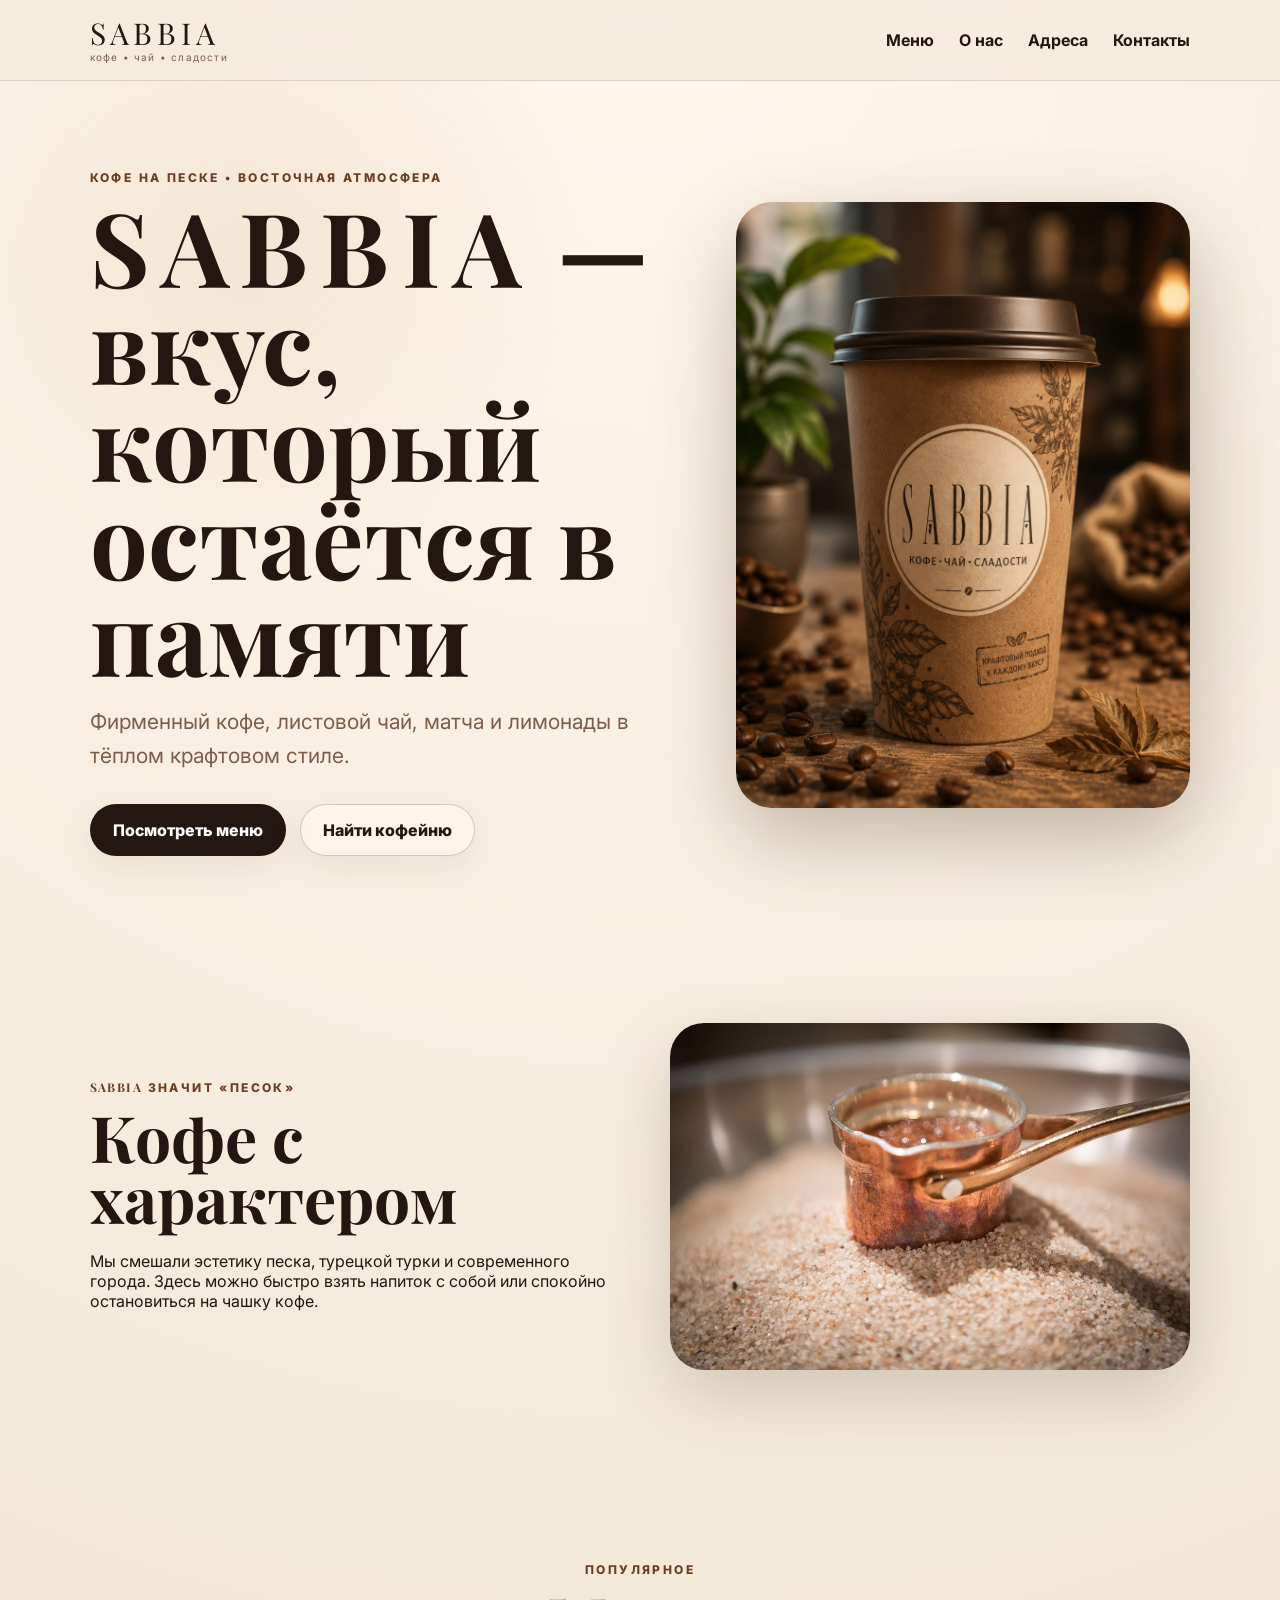
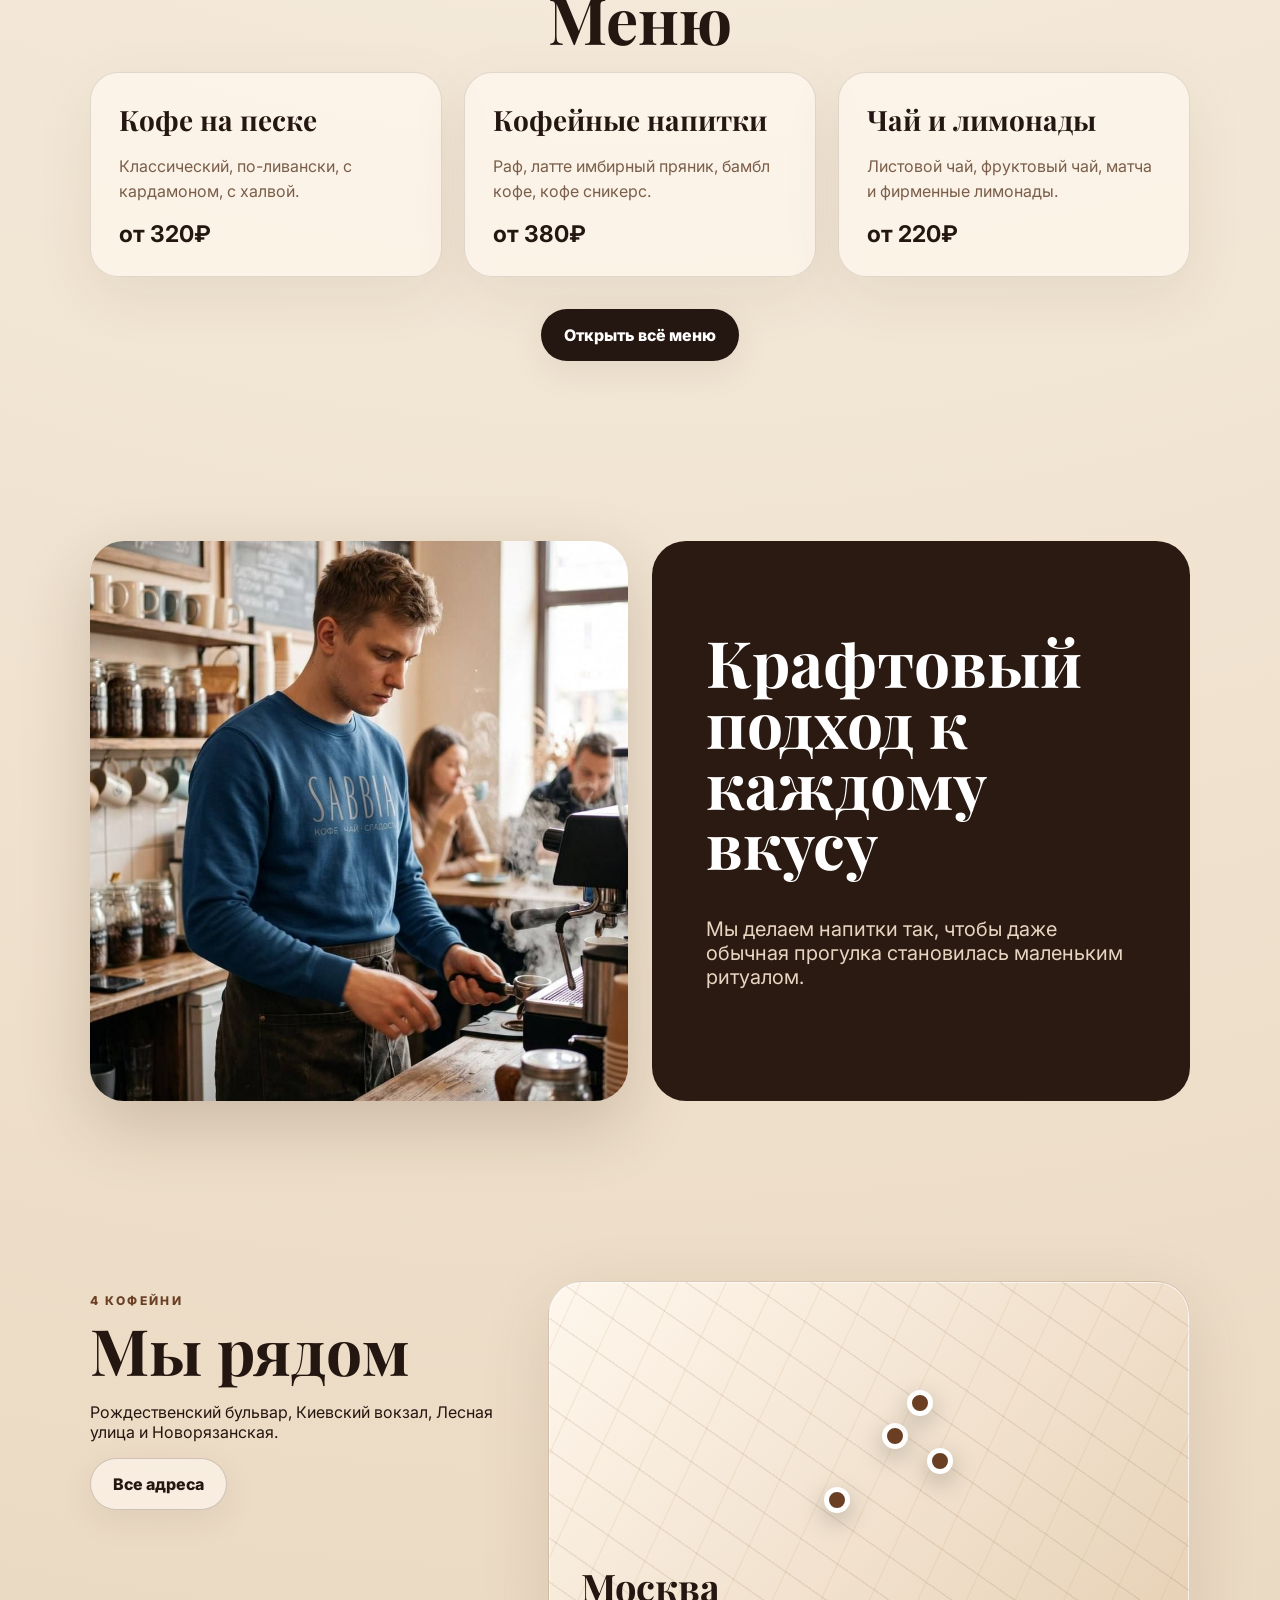
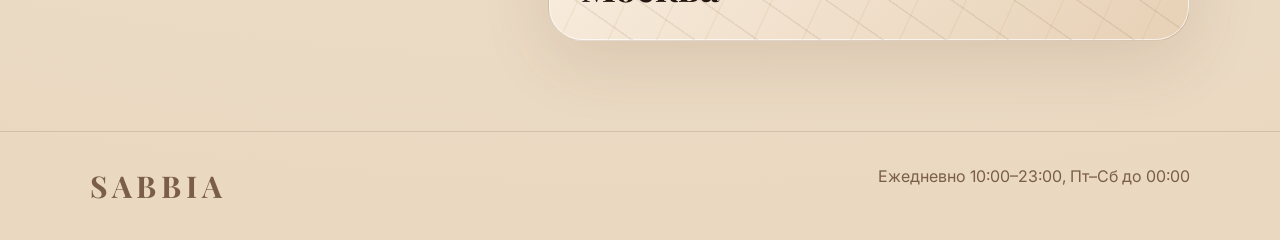
<file: index.html>
<!DOCTYPE html>

<html lang="ru">
<head>
<meta charset="utf-8"/>
<meta content="width=device-width, initial-scale=1" name="viewport"/>
<title>SABBIA — кофе, чай, сладости</title>
<meta content="SABBIA — сеть фирменных кофеен с кофе на песке, авторскими напитками и уютной атмосферой." name="description"/>
<link href="assets/style.css" rel="stylesheet"/>
</head>
<body>
<header class="topbar">
<a class="brand" href="index.html"><span>SABBIA</span><small>кофе • чай • сладости</small></a>
<button aria-label="Открыть меню" class="burger">☰</button>
<nav class="nav">
<a href="menu.html">Меню</a><a href="about.html">О нас</a><a href="locations.html">Адреса</a><a href="contacts.html">Контакты</a>
</nav>
</header>
<main>
<section class="hero">
<div class="grain"></div>
<div class="hero__text reveal">
<p class="eyebrow">кофе на песке • восточная атмосфера</p>
<h1><span class="sabbia-word">SABBIA</span> — вкус, который остаётся в памяти</h1>
<p class="lead">Фирменный кофе, листовой чай, матча и лимонады в тёплом крафтовом стиле.</p>
<div class="actions"><a class="btn primary" href="menu.html">Посмотреть меню</a><a class="btn" href="locations.html">Найти кофейню</a></div>
</div>
<div class="hero__cup reveal"><img alt="Фирменный стаканчик Sabbia" src="assets/images/cup.jpg"/></div>
</section>
<section class="section split">
<div class="reveal">
<p class="eyebrow"><span class="sabbia-word">SABBIA</span> значит «песок»</p>
<h2>Кофе с характером</h2>
<p>Мы смешали эстетику песка, турецкой турки и современного города. Здесь можно быстро взять напиток с собой или спокойно остановиться на чашку кофе.</p>
</div>
<img alt="Кофе на песке в турке" class="rounded reveal" src="assets/images/turkish-coffee.jpg"/>
</section>
<section class="section">
<div class="section-head reveal"><p class="eyebrow">популярное</p><h2>Меню</h2></div>
<div class="cards">
<article class="card reveal"><h3>Кофе на песке</h3><p>Классический, по-ливански, с кардамоном, с халвой.</p><strong>от 320₽</strong></article>
<article class="card reveal"><h3>Кофейные напитки</h3><p>Раф, латте имбирный пряник, бамбл кофе, кофе сникерс.</p><strong>от 380₽</strong></article>
<article class="card reveal"><h3>Чай и лимонады</h3><p>Листовой чай, фруктовый чай, матча и фирменные лимонады.</p><strong>от 220₽</strong></article>
</div>
<div class="center"><a class="btn primary" href="menu.html">Открыть всё меню</a></div>
</section>
<section class="section gallery">
<img alt="Бариста Sabbia" class="reveal" src="assets/images/barista.jpg"/>
<div class="quote reveal"><h2>Крафтовый подход к каждому вкусу</h2><p>Мы делаем напитки так, чтобы даже обычная прогулка становилась маленьким ритуалом.</p></div>
</section>
<section class="section map-preview">
<div class="reveal"><p class="eyebrow">4 кофейни</p><h2>Мы рядом</h2><p>Рождественский бульвар, Киевский вокзал, Лесная улица и Новорязанская.</p><a class="btn" href="locations.html">Все адреса</a></div>
<div class="mini-map reveal"><span style="left:54%;top:43%"></span><span style="left:45%;top:61%"></span><span style="left:61%;top:50%"></span><span style="left:58%;top:34%"></span><b>Москва</b></div>
</section>
</main>
<footer class="footer"><b>SABBIA</b><span>Ежедневно 10:00–23:00, Пт–Сб до 00:00</span></footer>
<script src="assets/script.js"></script>
</body>
</html>
</file>
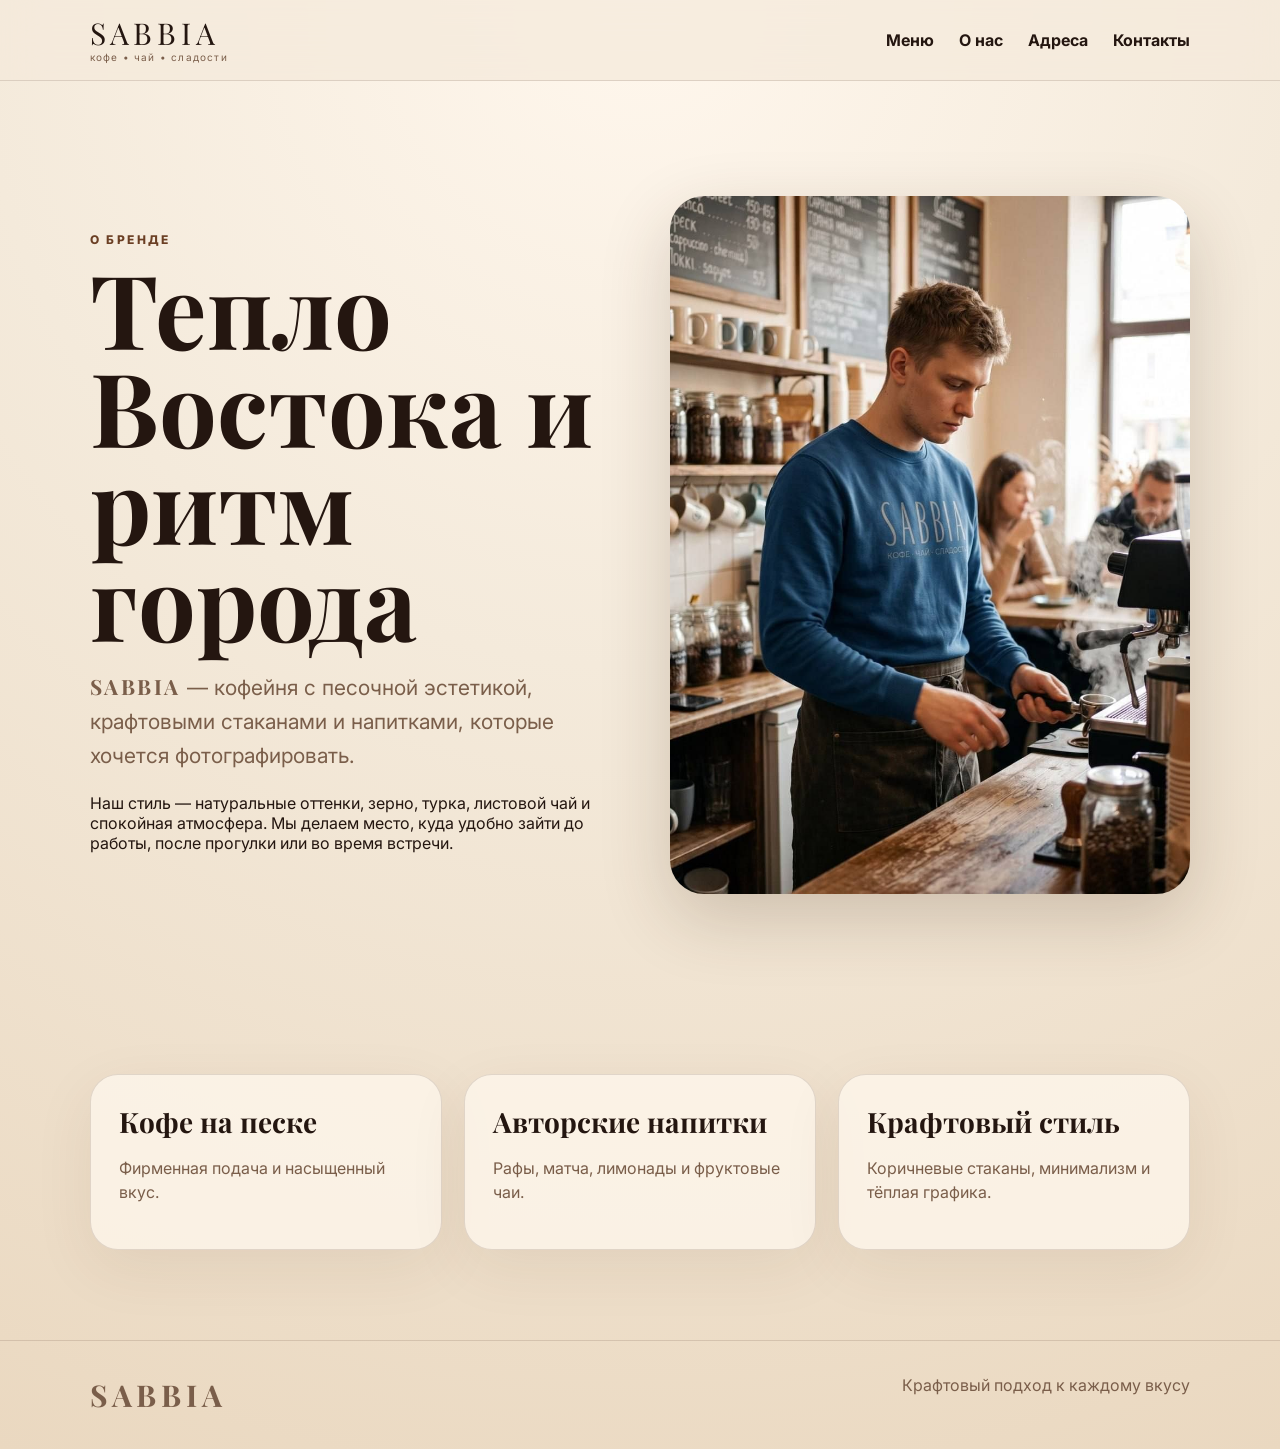
<file: about.html>
<!DOCTYPE html>
<html lang="ru"><head><meta charset="utf-8"/><meta content="width=device-width,initial-scale=1" name="viewport"/><title>О нас — SABBIA</title><link href="assets/style.css" rel="stylesheet"/></head><body><header class="topbar"><a class="brand" href="index.html"><span>SABBIA</span><small>кофе • чай • сладости</small></a><button class="burger">☰</button><nav class="nav"><a href="menu.html">Меню</a><a href="about.html">О нас</a><a href="locations.html">Адреса</a><a href="contacts.html">Контакты</a></nav></header><main class="page"><section class="section split"><div><p class="eyebrow">о бренде</p><h1>Тепло Востока и ритм города</h1><p class="lead"><span class="sabbia-word">SABBIA</span> — кофейня с песочной эстетикой, крафтовыми стаканами и напитками, которые хочется фотографировать.</p><p>Наш стиль — натуральные оттенки, зерно, турка, листовой чай и спокойная атмосфера. Мы делаем место, куда удобно зайти до работы, после прогулки или во время встречи.</p></div><img alt="Бариста готовит кофе" class="rounded" src="assets/images/barista.jpg"/></section><section class="section cards"><article class="card"><h3>Кофе на песке</h3><p>Фирменная подача и насыщенный вкус.</p></article><article class="card"><h3>Авторские напитки</h3><p>Рафы, матча, лимонады и фруктовые чаи.</p></article><article class="card"><h3>Крафтовый стиль</h3><p>Коричневые стаканы, минимализм и тёплая графика.</p></article></section></main><footer class="footer"><b>SABBIA</b><span>Крафтовый подход к каждому вкусу</span></footer><script src="assets/script.js"></script></body></html>
</file>
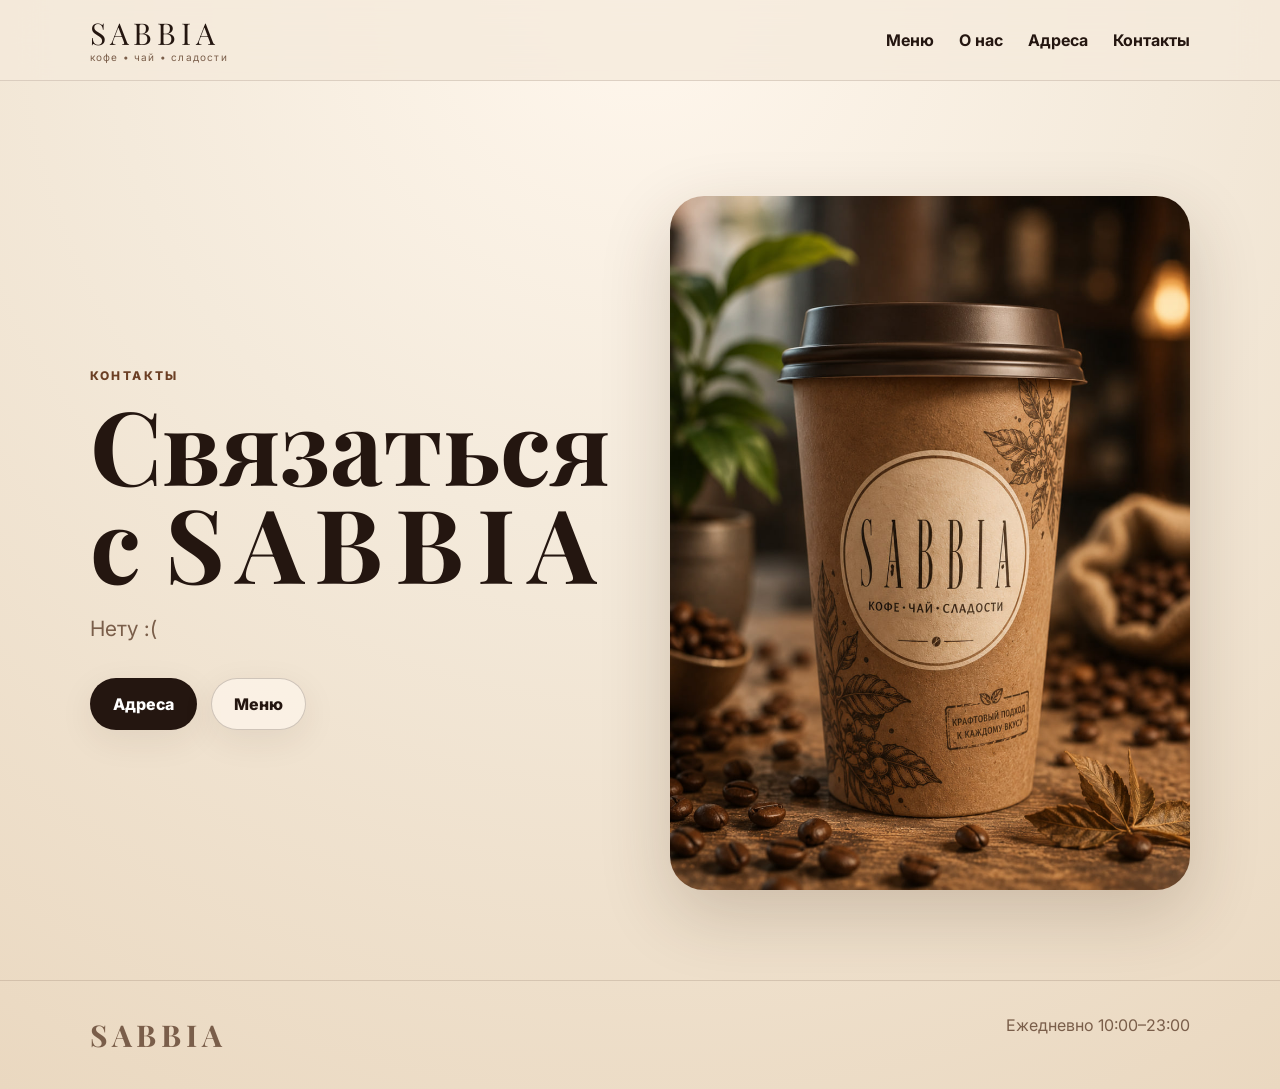
<file: contacts.html>
<!DOCTYPE html>

<html lang="ru"><head><meta charset="utf-8"/><meta content="width=device-width,initial-scale=1" name="viewport"/><title>Контакты — SABBIA</title><link href="assets/style.css" rel="stylesheet"/></head><body><header class="topbar"><a class="brand" href="index.html"><span>SABBIA</span><small>кофе • чай • сладости</small></a><button class="burger">☰</button><nav class="nav"><a href="menu.html">Меню</a><a href="about.html">О нас</a><a href="locations.html">Адреса</a><a href="contacts.html">Контакты</a></nav></header><main class="page"><section class="section split"><div><p class="eyebrow">контакты</p><h1>Связаться с <span class="sabbia-word">SABBIA</span></h1><p class="lead">Нету :(</p><div class="actions"><a class="btn primary" href="locations.html">Адреса</a><a class="btn" href="menu.html">Меню</a></div></div><img alt="Стакан Sabbia" class="rounded" src="assets/images/cup.jpg"/></section></main><footer class="footer"><b>SABBIA</b><span>Ежедневно 10:00–23:00</span></footer><script src="assets/script.js"></script></body></html>
</file>
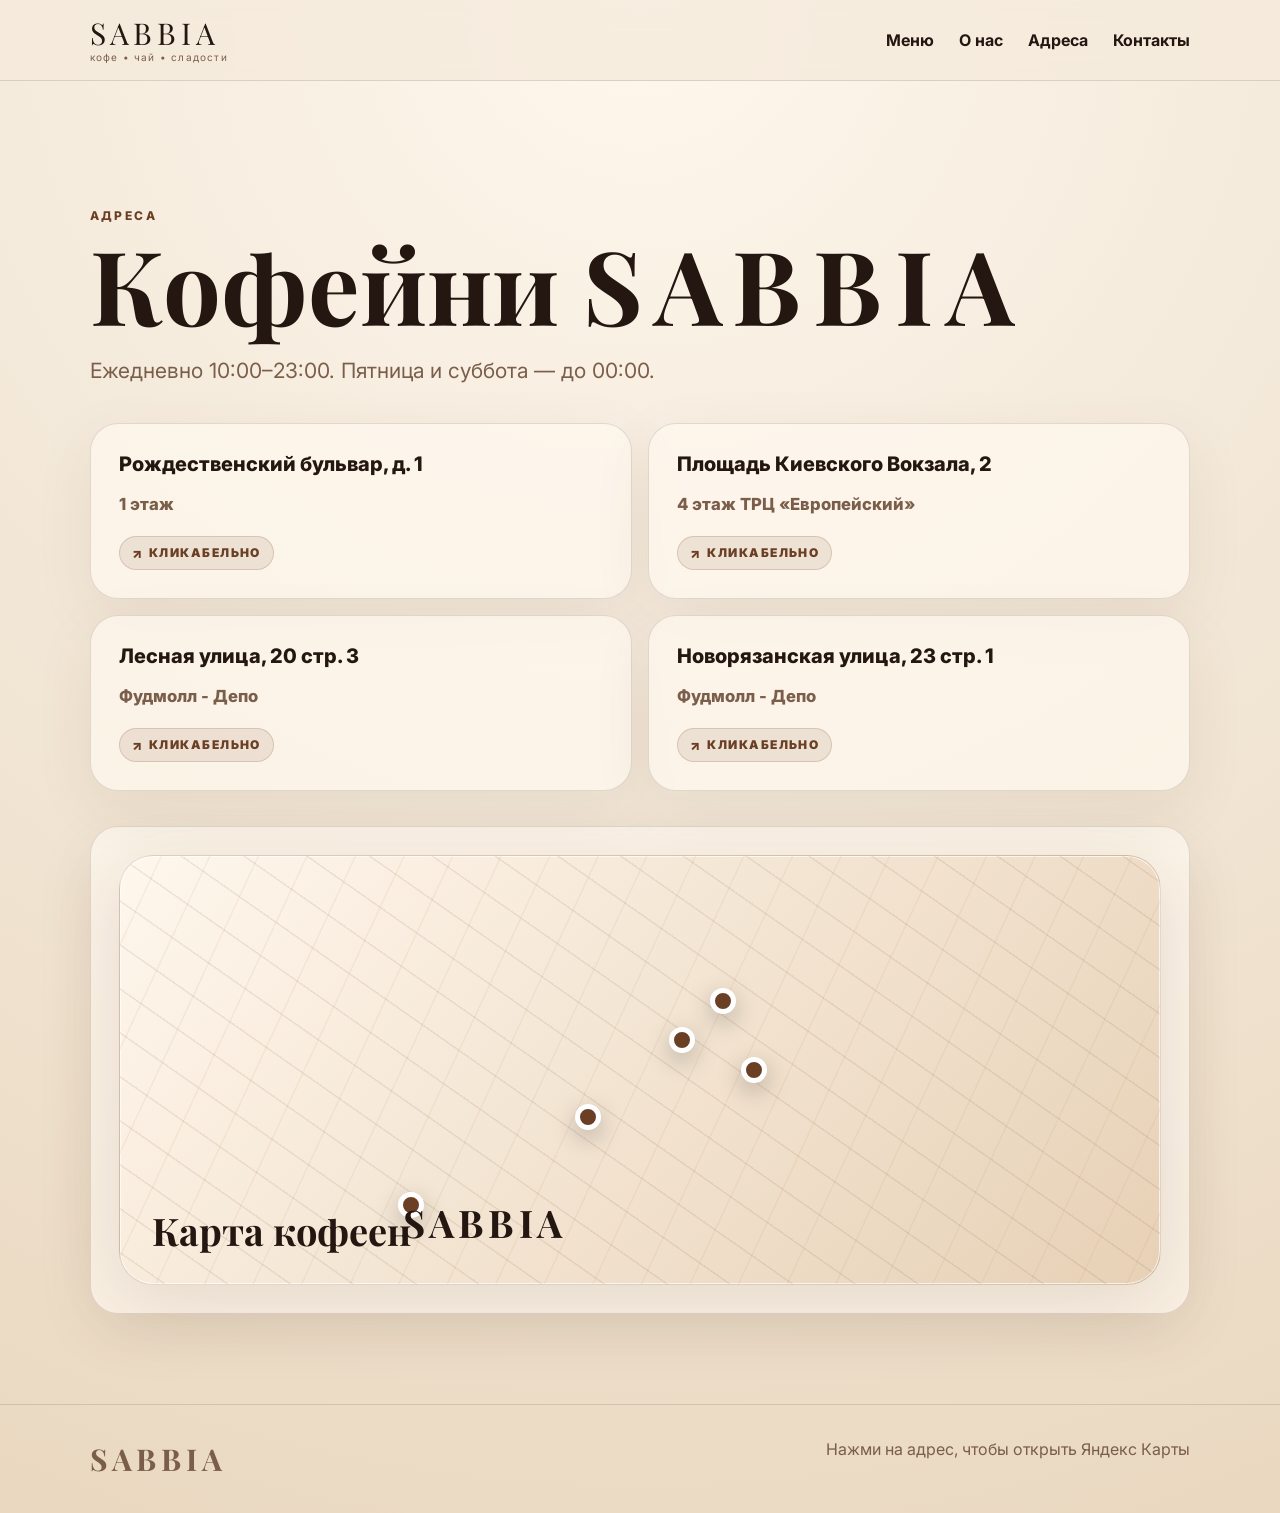
<file: locations.html>
<!DOCTYPE html>

<html lang="ru"><head><meta charset="utf-8"/><meta content="width=device-width,initial-scale=1" name="viewport"/><title>Адреса — SABBIA</title><link href="assets/style.css" rel="stylesheet"/></head><body><header class="topbar"><a class="brand" href="index.html"><span>SABBIA</span><small>кофе • чай • сладости</small></a><button class="burger">☰</button><nav class="nav"><a href="menu.html">Меню</a><a href="about.html">О нас</a><a href="locations.html">Адреса</a><a href="contacts.html">Контакты</a></nav></header><main class="page"><section class="section"><p class="eyebrow">адреса</p><h1>Кофейни <span class="sabbia-word">SABBIA</span></h1><p class="lead narrow">Ежедневно 10:00–23:00. Пятница и суббота — до 00:00.</p><div class="locations"><a href="https://yandex.ru/maps/?text=Москва%2C%20Рождественский%20бульвар%201" target="_blank">Рождественский бульвар, д. 1<small>1 этаж</small><span class="clickable-badge">Кликабельно</span></a><a href="https://yandex.ru/maps/?text=Москва%2C%20Площадь%20Киевского%20Вокзала%202%20Европейский" target="_blank">Площадь Киевского Вокзала, 2<small>4 этаж ТРЦ «Европейский»</small><span class="clickable-badge">Кликабельно</span></a><a href="https://yandex.ru/maps/?text=Москва%2C%20Лесная%20улица%2020%20стр.%203" target="_blank">Лесная улица, 20 стр. 3<small>Фудмолл - Депо</small><span class="clickable-badge">Кликабельно</span></a><a href="https://yandex.ru/maps/?text=Москва%2C%20Новорязанская%20улица%2023%20стр.%201" target="_blank">Новорязанская улица, 23 стр. 1<small>Фудмолл - Депо</small><span class="clickable-badge">Кликабельно</span></a></div><div class="map-card"><div class="mini-map big"><span style="left:54%;top:43%"></span><span style="left:45%;top:61%"></span><span style="left:61%;top:50%"></span><span style="left:58%;top:34%"></span><b>Карта кофеен <span class="sabbia-word">SABBIA</span></b></div></div></section></main><footer class="footer"><b>SABBIA</b><span>Нажми на адрес, чтобы открыть Яндекс Карты</span></footer><script src="assets/script.js"></script></body></html>
</file>
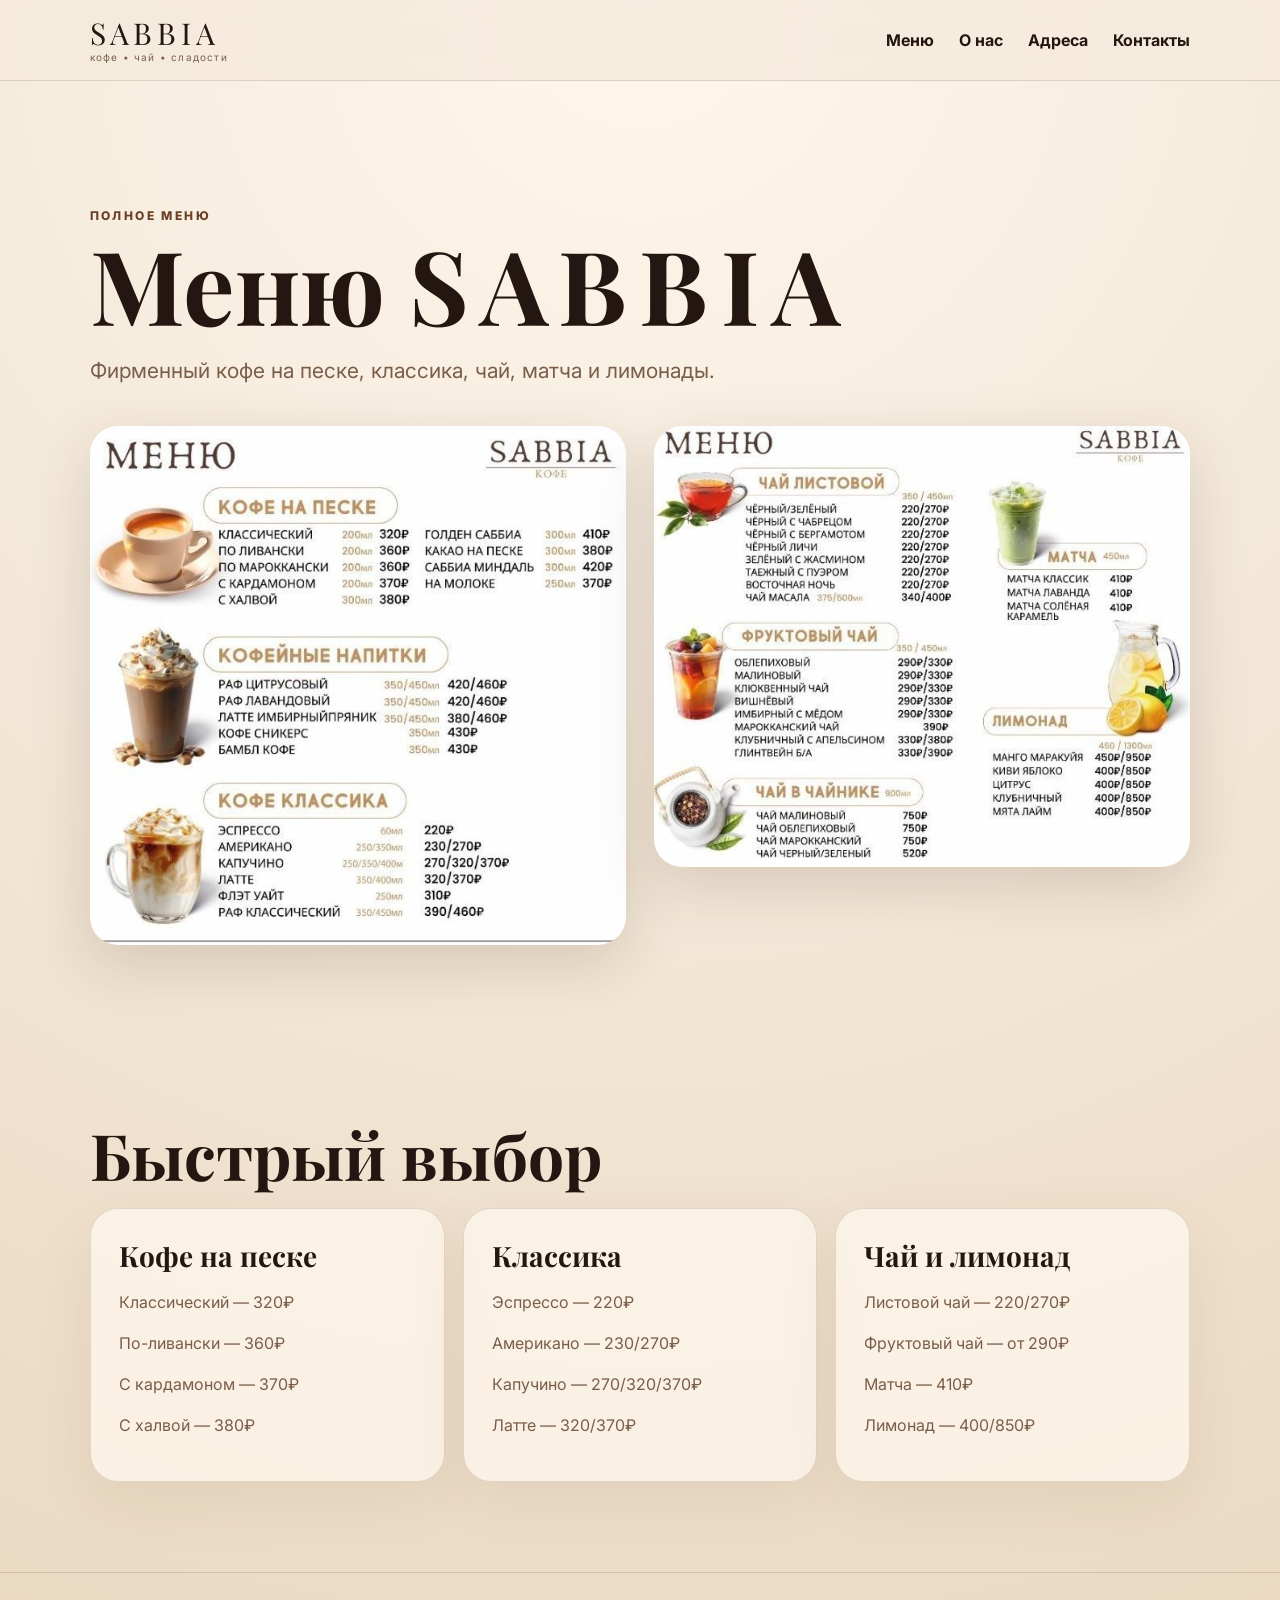
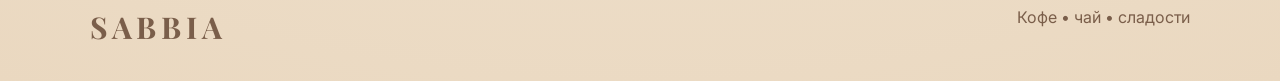
<file: menu.html>
<!DOCTYPE html>
<html lang="ru"><head><meta charset="utf-8"/><meta content="width=device-width,initial-scale=1" name="viewport"/><title>Меню — SABBIA</title><link href="assets/style.css" rel="stylesheet"/></head><body><header class="topbar"><a class="brand" href="index.html"><span>SABBIA</span><small>кофе • чай • сладости</small></a><button class="burger">☰</button><nav class="nav"><a href="menu.html">Меню</a><a href="about.html">О нас</a><a href="locations.html">Адреса</a><a href="contacts.html">Контакты</a></nav></header><main class="page"><section class="section"><p class="eyebrow">полное меню</p><h1>Меню <span class="sabbia-word">SABBIA</span></h1><p class="lead narrow">Фирменный кофе на песке, классика, чай, матча и лимонады.</p><div class="menu-grid"><img alt="Меню кофе Sabbia" src="assets/images/menu-coffee.png"/><img alt="Меню чая и лимонадов Sabbia" src="assets/images/menu-tea.png"/></div></section><section class="section"><h2>Быстрый выбор</h2><div class="price-grid"><div><h3>Кофе на песке</h3><p>Классический — 320₽</p><p>По-ливански — 360₽</p><p>С кардамоном — 370₽</p><p>С халвой — 380₽</p></div><div><h3>Классика</h3><p>Эспрессо — 220₽</p><p>Американо — 230/270₽</p><p>Капучино — 270/320/370₽</p><p>Латте — 320/370₽</p></div><div><h3>Чай и лимонад</h3><p>Листовой чай — 220/270₽</p><p>Фруктовый чай — от 290₽</p><p>Матча — 410₽</p><p>Лимонад — 400/850₽</p></div></div></section></main><footer class="footer"><b>SABBIA</b><span>Кофе • чай • сладости</span></footer><script src="assets/script.js"></script></body></html>
</file>
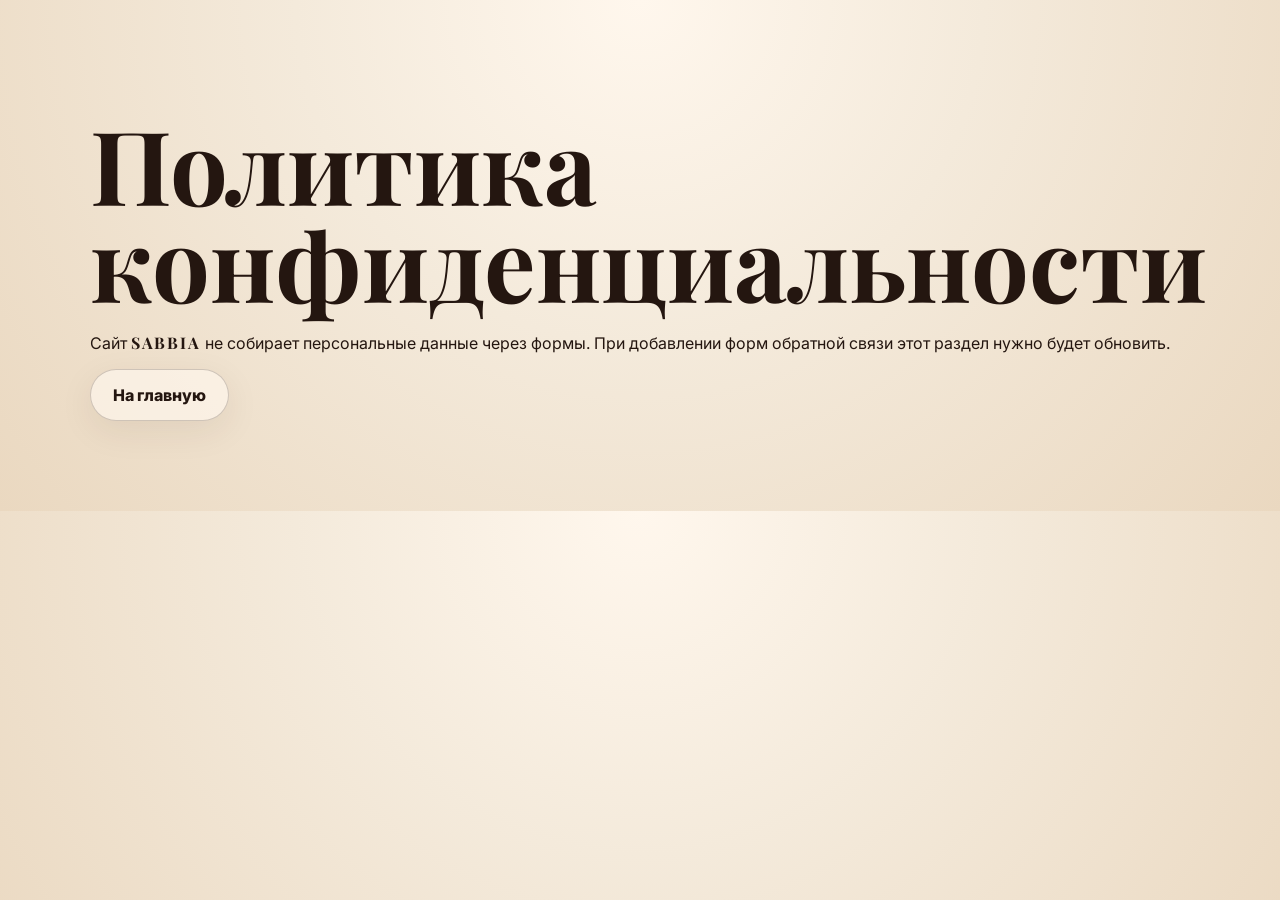
<file: policy.html>
<!DOCTYPE html>
<html lang="ru"><head><meta charset="utf-8"/><meta content="width=device-width,initial-scale=1" name="viewport"/><title>Политика конфиденциальности — SABBIA</title><link href="assets/style.css" rel="stylesheet"/></head><body><main class="page"><section class="section"><h1>Политика конфиденциальности</h1><p>Сайт <span class="sabbia-word">SABBIA</span> не собирает персональные данные через формы. При добавлении форм обратной связи этот раздел нужно будет обновить.</p><a class="btn" href="index.html">На главную</a></section></main></body></html>
</file>
<file: assets/style.css>
@import url('https://fonts.googleapis.com/css2?family=Inter:wght@400;500;700;800&family=Playfair+Display:wght@600;700&display=swap');
:root{--bg:#f4eadb;--paper:#fff8ef;--ink:#241610;--muted:#7a5e4a;--brown:#6b3f24;--gold:#c69a61;--line:rgba(68,38,22,.14)}*{box-sizing:border-box}html{scroll-behavior:smooth}body{margin:0;background:radial-gradient(circle at top,#fff7ed 0,#f4eadb 42%,#ead8c0 100%);color:var(--ink);font-family:Inter,system-ui,sans-serif}.topbar{position:sticky;top:0;z-index:10;display:flex;align-items:center;justify-content:space-between;padding:18px 7vw;background:rgba(244,234,219,.75);backdrop-filter:blur(18px);border-bottom:1px solid var(--line)}.brand{text-decoration:none;color:var(--ink);line-height:1}.brand span,.footer b{font-family:'Playfair Display',serif;font-size:30px;letter-spacing:.16em}.brand small{display:block;font-size:10px;text-align:center;color:var(--muted);letter-spacing:.12em;margin-top:4px}.nav{display:flex;gap:25px}.nav a{color:var(--ink);text-decoration:none;font-weight:700}.nav a:hover{color:var(--brown)}.burger{display:none;background:none;border:0;font-size:28px}.hero{min-height:calc(100vh - 78px);display:grid;grid-template-columns:1fr .75fr;gap:40px;align-items:center;padding:6vw 7vw;position:relative;overflow:hidden}.grain{position:absolute;inset:0;opacity:.32;background:radial-gradient(circle at 20% 20%,rgba(198,154,97,.45),transparent 27%),radial-gradient(circle at 80% 50%,rgba(107,63,36,.22),transparent 35%)}.hero>*:not(.grain){position:relative}.eyebrow{text-transform:uppercase;letter-spacing:.2em;color:var(--brown);font-weight:800;font-size:12px}h1,h2{font-family:'Playfair Display',serif;line-height:.95;margin:0 0 22px}h1{font-size:clamp(54px,8vw,118px)}h2{font-size:clamp(38px,5vw,76px)}h3{font-family:'Playfair Display',serif;font-size:28px;margin:0 0 12px}.lead{font-size:21px;line-height:1.6;color:var(--muted);max-width:720px}.narrow{max-width:680px}.actions{display:flex;gap:14px;flex-wrap:wrap;margin-top:32px}.btn{display:inline-flex;align-items:center;justify-content:center;border:1px solid rgba(36,22,16,.2);padding:15px 22px;border-radius:999px;color:var(--ink);text-decoration:none;font-weight:800;background:rgba(255,248,239,.65);box-shadow:0 10px 35px rgba(61,38,22,.08)}.btn.primary{background:var(--ink);color:#fff}.hero__cup img{width:100%;max-height:74vh;object-fit:cover;border-radius:36px;box-shadow:0 30px 80px rgba(60,35,17,.28)}.section{padding:90px 7vw}.page{padding-top:25px}.split{display:grid;grid-template-columns:1fr 1fr;gap:60px;align-items:center}.rounded,.gallery img{width:100%;border-radius:34px;box-shadow:0 24px 70px rgba(63,38,20,.2)}.section-head{text-align:center}.cards{display:grid;grid-template-columns:repeat(3,1fr);gap:22px}.card,.price-grid>div,.locations a,.map-card{background:rgba(255,248,239,.72);border:1px solid var(--line);border-radius:28px;padding:28px;box-shadow:0 18px 60px rgba(83,52,30,.08)}.card p,.price-grid p{color:var(--muted);line-height:1.55}.card strong{font-size:23px}.center{text-align:center;margin-top:32px}.gallery{display:grid;grid-template-columns:1fr 1fr;gap:24px;align-items:stretch}.gallery img{height:560px;object-fit:cover}.quote{border-radius:34px;background:#2b1a12;color:#fff;padding:54px;display:flex;flex-direction:column;justify-content:center}.quote p{color:#e8d5c1;font-size:20px}.map-preview{display:grid;grid-template-columns:.8fr 1.2fr;gap:30px}.mini-map{position:relative;min-height:360px;border-radius:34px;overflow:hidden;border:1px solid var(--line);background:linear-gradient(135deg,#fff7ed,#e7d1b6);box-shadow:inset 0 0 0 1px rgba(255,255,255,.7),0 18px 70px rgba(71,43,24,.12)}.mini-map:before{content:"";position:absolute;inset:-20%;background:repeating-linear-gradient(35deg,transparent 0 34px,rgba(107,63,36,.1) 35px 36px),repeating-linear-gradient(115deg,transparent 0 42px,rgba(198,154,97,.12) 43px 44px)}.mini-map span{position:absolute;width:26px;height:26px;background:var(--brown);border:5px solid #fff;border-radius:50%;box-shadow:0 8px 24px rgba(0,0,0,.25);z-index:2;transform:translate(-50%,-50%)}.mini-map b{position:absolute;left:32px;bottom:28px;font-family:'Playfair Display',serif;font-size:38px;z-index:2}.big{min-height:430px}.menu-grid{display:grid;grid-template-columns:1fr 1fr;gap:28px;margin-top:38px}.menu-grid img{width:100%;border-radius:28px;box-shadow:0 18px 60px rgba(68,38,22,.16);background:white}.price-grid{display:grid;grid-template-columns:repeat(3,1fr);gap:18px}.locations{display:grid;grid-template-columns:repeat(2,1fr);gap:16px;margin:35px 0}.locations a{text-decoration:none;color:var(--ink);font-weight:800;font-size:20px}.locations small{display:block;color:var(--muted);margin-top:8px}.footer{display:flex;justify-content:space-between;gap:20px;padding:34px 7vw;border-top:1px solid var(--line);color:var(--muted)}.reveal{opacity:0;transform:translateY(24px);transition:.7s ease}.reveal.show{opacity:1;transform:none}@media(max-width:850px){.topbar{padding:14px 20px}.burger{display:block}.nav{position:absolute;right:18px;top:68px;display:none;flex-direction:column;background:var(--paper);padding:20px;border-radius:20px;box-shadow:0 20px 60px rgba(0,0,0,.16)}.nav.open{display:flex}.hero,.split,.gallery,.map-preview,.menu-grid,.price-grid,.locations{grid-template-columns:1fr}.hero{padding:52px 20px}.section{padding:58px 20px}h1{font-size:52px}.cards{grid-template-columns:1fr}.footer{flex-direction:column}.gallery img{height:auto}}
.sabbia-word{font-family:'Playfair Display',serif;letter-spacing:.12em;font-weight:700;text-transform:uppercase}.locations a{position:relative;min-height:150px;display:flex;flex-direction:column;justify-content:space-between;gap:10px}.clickable-badge{align-self:flex-start;display:inline-flex;align-items:center;gap:6px;margin-top:12px;padding:8px 12px;border-radius:999px;background:rgba(107,63,36,.1);border:1px solid rgba(107,63,36,.18);color:var(--brown);font-size:12px;font-weight:900;letter-spacing:.12em;text-transform:uppercase}.clickable-badge:before{content:'↗';font-size:13px}.locations a:hover .clickable-badge{background:var(--brown);color:#fff}
</file>
